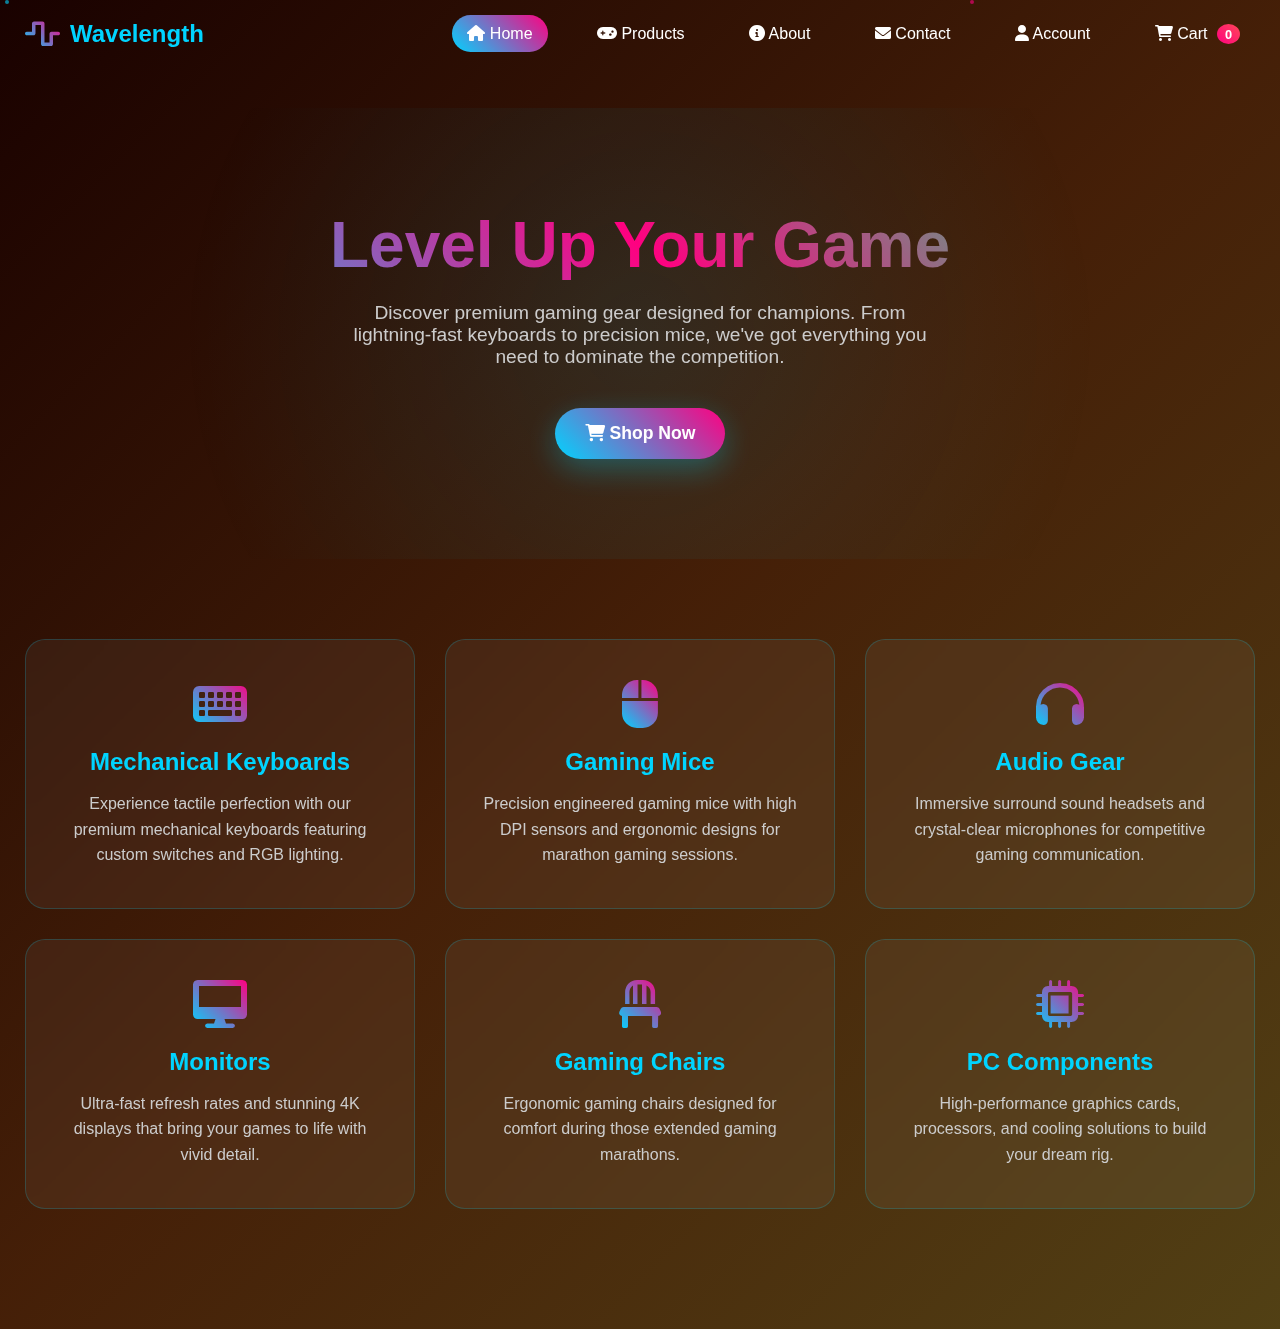
<file: ASD Assignment 1/index.html>
<!DOCTYPE html>
<html lang="en">
<head>
    <meta charset="UTF-8">
    <meta name="viewport" content="width=device-width, initial-scale=1.0">
    <title>Wavelength Gaming Gear</title>
    <link rel="stylesheet" href="https://cdnjs.cloudflare.com/ajax/libs/font-awesome/6.0.0/css/all.min.css">
    <link rel="stylesheet" href="styles.css">
</head>
<body>
    <div class="particles" id="particles"></div>
    
    <div class="container">
        <div class="navbar">
            <a href="#" class="logo" onclick="showPage('home')">
                <i class="fas fa-wave-square"></i>
                Wavelength
            </a>
            <nav>
                <ul>
                    <li><a href="#" onclick="showPage('home')" id="nav-home" class="active"><i class="fas fa-home"></i> Home</a></li>
                    <li><a href="#" onclick="showPage('products')" id="nav-products"><i class="fas fa-gamepad"></i> Products</a></li>
                    <li><a href="#" onclick="showPage('about')" id="nav-about"><i class="fas fa-info-circle"></i> About</a></li>
                    <li><a href="#" onclick="showPage('contact')" id="nav-contact"><i class="fas fa-envelope"></i> Contact</a></li>
                    <li><a href="#" onclick="showPage('account')" id="nav-account"><i class="fas fa-user"></i> Account</a></li>
                    <li><a href="#" onclick="showCart()" id="nav-cart"><i class="fas fa-shopping-cart"></i> Cart <span id="cart-count" class="cart-badge">0</span></a></li>
                </ul>
            </nav>
        </div>

        <!-- Home Page -->
        <div id="home" class="page active">
            <div class="hero">
                <h1>Level Up Your Game</h1>
                <p>Discover premium gaming gear designed for champions. From lightning-fast keyboards to precision mice, we've got everything you need to dominate the competition.</p>
                <a href="#" onclick="showPage('products')" class="cta-button">
                    <i class="fas fa-shopping-cart"></i> Shop Now
                </a>
            </div>

            <div class="features">
                <div class="feature-card">
                    <i class="fas fa-keyboard"></i>
                    <h3>Mechanical Keyboards</h3>
                    <p>Experience tactile perfection with our premium mechanical keyboards featuring custom switches and RGB lighting.</p>
                </div>
                <div class="feature-card">
                    <i class="fas fa-mouse"></i>
                    <h3>Gaming Mice</h3>
                    <p>Precision engineered gaming mice with high DPI sensors and ergonomic designs for marathon gaming sessions.</p>
                </div>
                <div class="feature-card">
                    <i class="fas fa-headphones"></i>
                    <h3>Audio Gear</h3>
                    <p>Immersive surround sound headsets and crystal-clear microphones for competitive gaming communication.</p>
                </div>
                <div class="feature-card">
                    <i class="fas fa-desktop"></i>
                    <h3>Monitors</h3>
                    <p>Ultra-fast refresh rates and stunning 4K displays that bring your games to life with vivid detail.</p>
                </div>
                <div class="feature-card">
                    <i class="fas fa-chair"></i>
                    <h3>Gaming Chairs</h3>
                    <p>Ergonomic gaming chairs designed for comfort during those extended gaming marathons.</p>
                </div>
                <div class="feature-card">
                    <i class="fas fa-microchip"></i>
                    <h3>PC Components</h3>
                    <p>High-performance graphics cards, processors, and cooling solutions to build your dream rig.</p>
                </div>
            </div>
        </div>

        <!-- Products Page -->
        <div id="products" class="page">
            <div class="page-header">
                <h1><i class="fas fa-gamepad"></i> Gaming Products</h1>
                <p>Explore our complete collection of premium gaming gear</p>
            </div>

            <div class="products-grid">
                <div class="product-card">
                    <div class="product-image">
                        <i class="fas fa-keyboard"></i>
                    </div>
                    <div class="product-info">
                        <h3>Wavelength Pro Keyboard</h3>
                        <p>Mechanical gaming keyboard with Cherry MX switches, RGB backlighting, and programmable macros.</p>
                        <div class="product-price">$149.99</div>
                        <button class="add-to-cart" onclick="addToCart('Wavelength Pro Keyboard', 149.99)">
                            <i class="fas fa-cart-plus"></i> Add to Cart
                        </button>
                    </div>
                </div>

                <div class="product-card">
                    <div class="product-image">
                        <i class="fas fa-mouse"></i>
                    </div>
                    <div class="product-info">
                        <h3>Precision Gaming Mouse</h3>
                        <p>High-DPI optical sensor, 7 programmable buttons, and ergonomic design for competitive gaming.</p>
                        <div class="product-price">$79.99</div>
                        <button class="add-to-cart" onclick="addToCart('Precision Gaming Mouse', 79.99)">
                            <i class="fas fa-cart-plus"></i> Add to Cart
                        </button>
                    </div>
                </div>

                <div class="product-card">
                    <div class="product-image">
                        <i class="fas fa-headphones"></i>
                    </div>
                    <div class="product-info">
                        <h3>Surround Sound Headset</h3>
                        <p>7.1 surround sound gaming headset with noise-canceling microphone and comfortable padding.</p>
                        <div class="product-price">$129.99</div>
                        <button class="add-to-cart" onclick="addToCart('Surround Sound Headset', 129.99)">
                            <i class="fas fa-cart-plus"></i> Add to Cart
                        </button>
                    </div>
                </div>

                <div class="product-card">
                    <div class="product-image">
                        <i class="fas fa-desktop"></i>
                    </div>
                    <div class="product-info">
                        <h3>4K Gaming Monitor</h3>
                        <p>27" 4K display with 144Hz refresh rate, HDR support, and ultra-low input lag.</p>
                        <div class="product-price">$399.99</div>
                        <button class="add-to-cart" onclick="addToCart('4K Gaming Monitor', 399.99)">
                            <i class="fas fa-cart-plus"></i> Add to Cart
                        </button>
                    </div>
                </div>

                <div class="product-card">
                    <div class="product-image">
                        <i class="fas fa-chair"></i>
                    </div>
                    <div class="product-info">
                        <h3>Ergonomic Gaming Chair</h3>
                        <p>Premium gaming chair with lumbar support, adjustable armrests, and breathable mesh fabric.</p>
                        <div class="product-price">$299.99</div>
                        <button class="add-to-cart" onclick="addToCart('Ergonomic Gaming Chair', 299.99)">
                            <i class="fas fa-cart-plus"></i> Add to Cart
                        </button>
                    </div>
                </div>

                <div class="product-card">
                    <div class="product-image">
                        <i class="fas fa-microchip"></i>
                    </div>
                    <div class="product-info">
                        <h3>Graphics Card RTX 4080</h3>
                        <p>Latest generation graphics card with ray tracing and DLSS 3.0 for ultimate gaming performance.</p>
                        <div class="product-price">$899.99</div>
                        <button class="add-to-cart" onclick="addToCart('Graphics Card RTX 4080', 899.99)">
                            <i class="fas fa-cart-plus"></i> Add to Cart
                        </button>
                    </div>
                </div>
            </div>
        </div>

        <!-- Abour Page -->
        <div id="about" class="page">
            <div class="page-header">
                <h1><i class="fas fa-info-circle"></i> About Wavelength</h1>
                <p>Discover the story behind premium gaming gear</p>
            </div>
            <div class="template-content">
                <h2>Our Mission</h2>
                <p>We're passionate about creating the ultimate gaming experience through innovative technology and superior design.</p>
                <div class="coming-soon">
                    <i class="fas fa-cog fa-spin"></i> Content Coming Soon
                </div>
            </div>
        </div>

        <!-- Contact Page -->
        <div id="contact" class="page">
            <div class="page-header">
                <h1><i class="fas fa-envelope"></i> Contact Us</h1>
                <p>Get in touch with our gaming experts</p>
            </div>
            <div class="template-content">
                <h2>Let's Connect</h2>
                <p>Have questions about our products? Need technical support? We're here to help!</p>
                <div class="coming-soon">
                    <i class="fas fa-comments"></i> Contact Form Coming Soon
                </div>
            </div>
        </div>

        <!-- Account Page -->
        <div id="account" class="page">
            <div class="page-header">
                <h1><i class="fas fa-user"></i> Your Account</h1>
                <p>Manage your Wavelength gaming profile</p>
            </div>
            <div class="template-content">
                <h2>Gaming Profile</h2>
                <p>Track your orders, manage your wishlist, and customize your gaming preferences.</p>
                <div class="coming-soon">
                    <i class="fas fa-user-cog"></i> Account Dashboard Coming Soon
                </div>
            </div>
        </div>
    </div>

    <!-- Cart Notification -->
    <div id="cart-notification" style="position: fixed; top: 20px; right: 20px; background: linear-gradient(45deg, #00d4ff, #ff0080); color: white; padding: 15px 20px; border-radius: 10px; display: none; z-index: 1001; box-shadow: 0 10px 30px rgba(0, 212, 255, 0.3);">
        <i class="fas fa-check-circle"></i> <span id="notification-text">Item added to cart!</span>
    </div>

    <script src="script.js"></script>
</body>
</html>
</file>
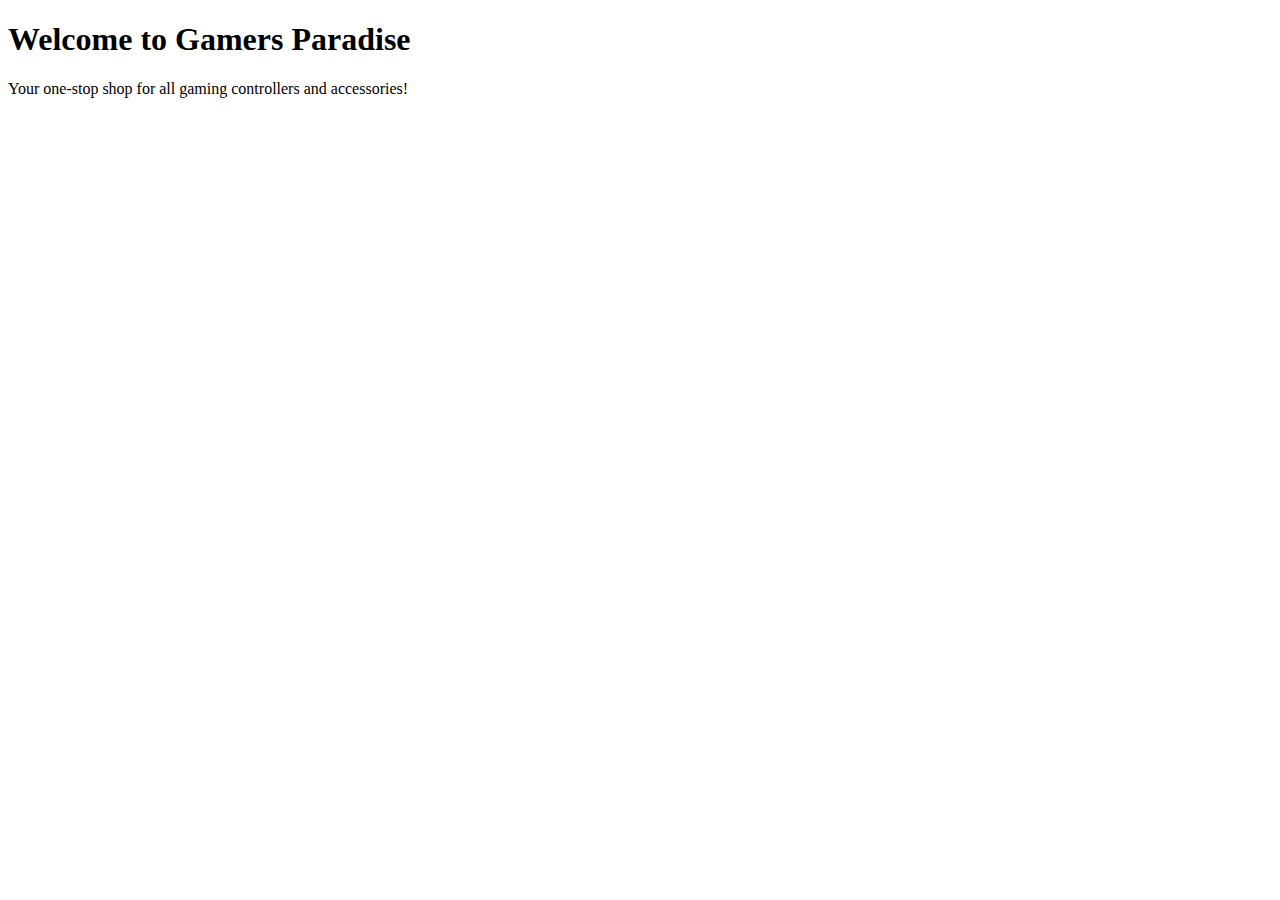
<file: ecommerce/storefront/templates/index.html>
<!DOCTYPE html>
<html lang="en">
<head>
    <meta charset="UTF-8">
    <meta name="viewport" content="width=device-width, initial-scale=1.0">
    <title>Gamers Paradise</title>
</head>
<body>
    <h1>Welcome to Gamers Paradise</h1>
    <p>Your one-stop shop for all gaming controllers and accessories!</p>
</body>
</html>
</file>
<file: ASD Assignment 1/styles.css>
* {
    margin: 0;
    padding: 0;
    box-sizing: border-box;
}

body {
    font-family: 'Segoe UI', Tahoma, Geneva, Verdana, sans-serif;
    background: linear-gradient(135deg, #0a0a0a 0%, #1a1a2e 50%, #16213e 100%);
    color: #ffffff;
    min-height: 100vh;
    overflow-x: hidden;
}

.container {
    max-width: 1300px;
    margin: auto;
    padding-left: 25px;
    padding-right: 25px;
}

/* Navbar Styles */
.navbar {
    display: flex;
    align-items: center;
    padding: 20px 0;
    position: relative;
    z-index: 1000;
}

.logo {
    display: flex;
    align-items: center;
    font-size: 24px;
    font-weight: bold;
    color: #00d4ff;
    text-decoration: none;
}

.logo i {
    margin-right: 10px;
    font-size: 28px;
    background: linear-gradient(45deg, #00d4ff, #ff0080);
    -webkit-background-clip: text;
    background-clip: text;
    -webkit-text-fill-color: transparent;
}

nav {
    flex: 1;
    text-align: right;
}

nav ul {
    display: inline-block;
    list-style-type: none;
}

nav ul li {
    display: inline-block;
    margin-left: 30px;
    position: relative;
}

nav ul li a {
    text-decoration: none;
    color: #ffffff;
    font-weight: 500;
    padding: 10px 15px;
    border-radius: 25px;
    transition: all 0.3s ease;
    position: relative;
    overflow: hidden;
}

nav ul li a:hover {
    color: #00d4ff;
    background: rgba(0, 212, 255, 0.1);
    transform: translateY(-2px);
}

nav ul li a.active {
    background: linear-gradient(45deg, #00d4ff, #ff0080);
    color: white;
}

/* Cart Badge Styles */
.cart-badge {
    background: linear-gradient(45deg, #ff0080, #ff4757);
    color: white;
    border-radius: 50%;
    padding: 2px 8px;
    font-size: 0.8rem;
    margin-left: 5px;
    min-width: 20px;
    height: 20px;
    display: inline-flex;
    align-items: center;
    justify-content: center;
    font-weight: bold;
    animation: cartPulse 0.3s ease;
}

.cart-badge.updated {
    animation: cartBounce 0.5s ease;
}

@keyframes cartPulse {
    0% { transform: scale(1); }
    50% { transform: scale(1.2); }
    100% { transform: scale(1); }
}

@keyframes cartBounce {
    0% { transform: scale(1); }
    25% { transform: scale(1.3); }
    50% { transform: scale(0.9); }
    75% { transform: scale(1.1); }
    100% { transform: scale(1); }
}

/* Page Content */
.page {
    display: none;
    min-height: 80vh;
    padding: 40px 0;
}

.page.active {
    display: block;
}

/* Home Page Styles */
.hero {
    text-align: center;
    padding: 100px 0;
    position: relative;
}

.hero::before {
    content: '';
    position: absolute;
    top: 0;
    left: 0;
    right: 0;
    bottom: 0;
    background: radial-gradient(circle at 50% 50%, rgba(0, 212, 255, 0.1) 0%, transparent 70%);
    z-index: -1;
}

.hero h1 {
    font-size: 4rem;
    margin-bottom: 20px;
    background: linear-gradient(45deg, #00d4ff, #ff0080, #00ff88);
    -webkit-background-clip: text;
    background-clip: text;
    -webkit-text-fill-color: transparent;
    animation: glow 2s ease-in-out infinite alternate;
}

@keyframes glow {
    from { filter: drop-shadow(0 0 10px rgba(0, 212, 255, 0.5)); }
    to { filter: drop-shadow(0 0 20px rgba(255, 0, 128, 0.8)); }
}

.hero p {
    font-size: 1.2rem;
    margin-bottom: 40px;
    color: #cccccc;
    max-width: 600px;
    margin-left: auto;
    margin-right: auto;
}

.cta-button {
    display: inline-block;
    padding: 15px 30px;
    background: linear-gradient(45deg, #00d4ff, #ff0080);
    color: white;
    text-decoration: none;
    border-radius: 50px;
    font-weight: bold;
    font-size: 1.1rem;
    transition: all 0.3s ease;
    box-shadow: 0 10px 30px rgba(0, 212, 255, 0.3);
}

.cta-button:hover {
    transform: translateY(-3px);
    box-shadow: 0 15px 40px rgba(0, 212, 255, 0.5);
}

/* Features Section */
.features {
    display: grid;
    grid-template-columns: repeat(auto-fit, minmax(300px, 1fr));
    gap: 30px;
    margin: 80px 0;
}

.feature-card {
    background: rgba(255, 255, 255, 0.05);
    padding: 40px 30px;
    border-radius: 20px;
    text-align: center;
    border: 1px solid rgba(0, 212, 255, 0.2);
    transition: all 0.3s ease;
    backdrop-filter: blur(10px);
}

.feature-card:hover {
    transform: translateY(-10px);
    border-color: #00d4ff;
    box-shadow: 0 20px 40px rgba(0, 212, 255, 0.2);
}

.feature-card i {
    font-size: 3rem;
    margin-bottom: 20px;
    background: linear-gradient(45deg, #00d4ff, #ff0080);
    -webkit-background-clip: text;
    background-clip: text;
    -webkit-text-fill-color: transparent;
}

.feature-card h3 {
    font-size: 1.5rem;
    margin-bottom: 15px;
    color: #00d4ff;
}

.feature-card p {
    color: #cccccc;
    line-height: 1.6;
}

/* Products Page Styles */
.products-grid {
    display: grid;
    grid-template-columns: repeat(auto-fit, minmax(300px, 1fr));
    gap: 30px;
    margin-top: 40px;
}

.product-card {
    background: rgba(255, 255, 255, 0.05);
    border-radius: 20px;
    overflow: hidden;
    transition: all 0.3s ease;
    border: 1px solid rgba(0, 212, 255, 0.2);
}

.product-card:hover {
    transform: translateY(-10px);
    border-color: #00d4ff;
    box-shadow: 0 20px 40px rgba(0, 212, 255, 0.2);
}

.product-image {
    height: 200px;
    background: linear-gradient(45deg, #1a1a2e, #16213e);
    display: flex;
    align-items: center;
    justify-content: center;
    font-size: 4rem;
    color: #00d4ff;
}

.product-info {
    padding: 25px;
}

.product-info h3 {
    font-size: 1.3rem;
    margin-bottom: 10px;
    color: #00d4ff;
}

.product-info p {
    color: #cccccc;
    margin-bottom: 15px;
    line-height: 1.5;
}

.product-price {
    font-size: 1.5rem;
    font-weight: bold;
    color: #00ff88;
    margin-bottom: 15px;
}

.add-to-cart {
    width: 100%;
    padding: 12px;
    background: linear-gradient(45deg, #00d4ff, #ff0080);
    color: white;
    border: none;
    border-radius: 25px;
    font-weight: bold;
    cursor: pointer;
    transition: all 0.3s ease;
    font-size: 1rem;
}

.add-to-cart:hover {
    transform: translateY(-2px);
    box-shadow: 0 10px 20px rgba(0, 212, 255, 0.3);
}

/* Page Headers */
.page-header {
    text-align: center;
    margin-bottom: 50px;
}

.page-header h1 {
    font-size: 3rem;
    margin-bottom: 15px;
    background: linear-gradient(45deg, #00d4ff, #ff0080);
    -webkit-background-clip: text;
    background-clip: text;
    -webkit-text-fill-color: transparent;
}

.page-header p {
    font-size: 1.1rem;
    color: #cccccc;
    max-width: 600px;
    margin: 0 auto;
}

/* Template Page Styles */
.template-content {
    text-align: center;
    padding: 100px 0;
}

.template-content h2 {
    font-size: 2.5rem;
    margin-bottom: 20px;
    color: #00d4ff;
}

.template-content p {
    font-size: 1.2rem;
    color: #cccccc;
    margin-bottom: 30px;
}

.coming-soon {
    display: inline-block;
    padding: 15px 30px;
    background: rgba(0, 212, 255, 0.1);
    border: 2px solid #00d4ff;
    border-radius: 50px;
    color: #00d4ff;
    font-weight: bold;
    animation: pulse 2s infinite;
}

@keyframes pulse {
    0% { box-shadow: 0 0 0 0 rgba(0, 212, 255, 0.7); }
    70% { box-shadow: 0 0 0 10px rgba(0, 212, 255, 0); }
    100% { box-shadow: 0 0 0 0 rgba(0, 212, 255, 0); }
}

/* Floating particles animation */
.particles {
    position: fixed;
    top: 0;
    left: 0;
    width: 100%;
    height: 100%;
    pointer-events: none;
    z-index: -1;
}

.particle {
    position: absolute;
    width: 4px;
    height: 4px;
    background: #00d4ff;
    border-radius: 50%;
    animation: float 6s infinite linear;
    opacity: 0.6;
}

@keyframes float {
    0% { transform: translateY(100vh) translateX(0px); opacity: 0; }
    10% { opacity: 0.6; }
    90% { opacity: 0.6; }
    100% { transform: translateY(-100px) translateX(100px); opacity: 0; }
}

/* Responsive Design */
@media (max-width: 768px) {
    .navbar {
        flex-direction: column;
        gap: 20px;
    }

    nav {
        text-align: center;
    }

    nav ul li {
        margin: 0 10px;
    }

    .hero h1 {
        font-size: 2.5rem;
    }

    .features {
        grid-template-columns: 1fr;
    }

    .products-grid {
        grid-template-columns: 1fr;
    }

    .page-header h1 {
        font-size: 2rem;
    }

    .template-content h2 {
        font-size: 2rem;
    }
}
</file>
